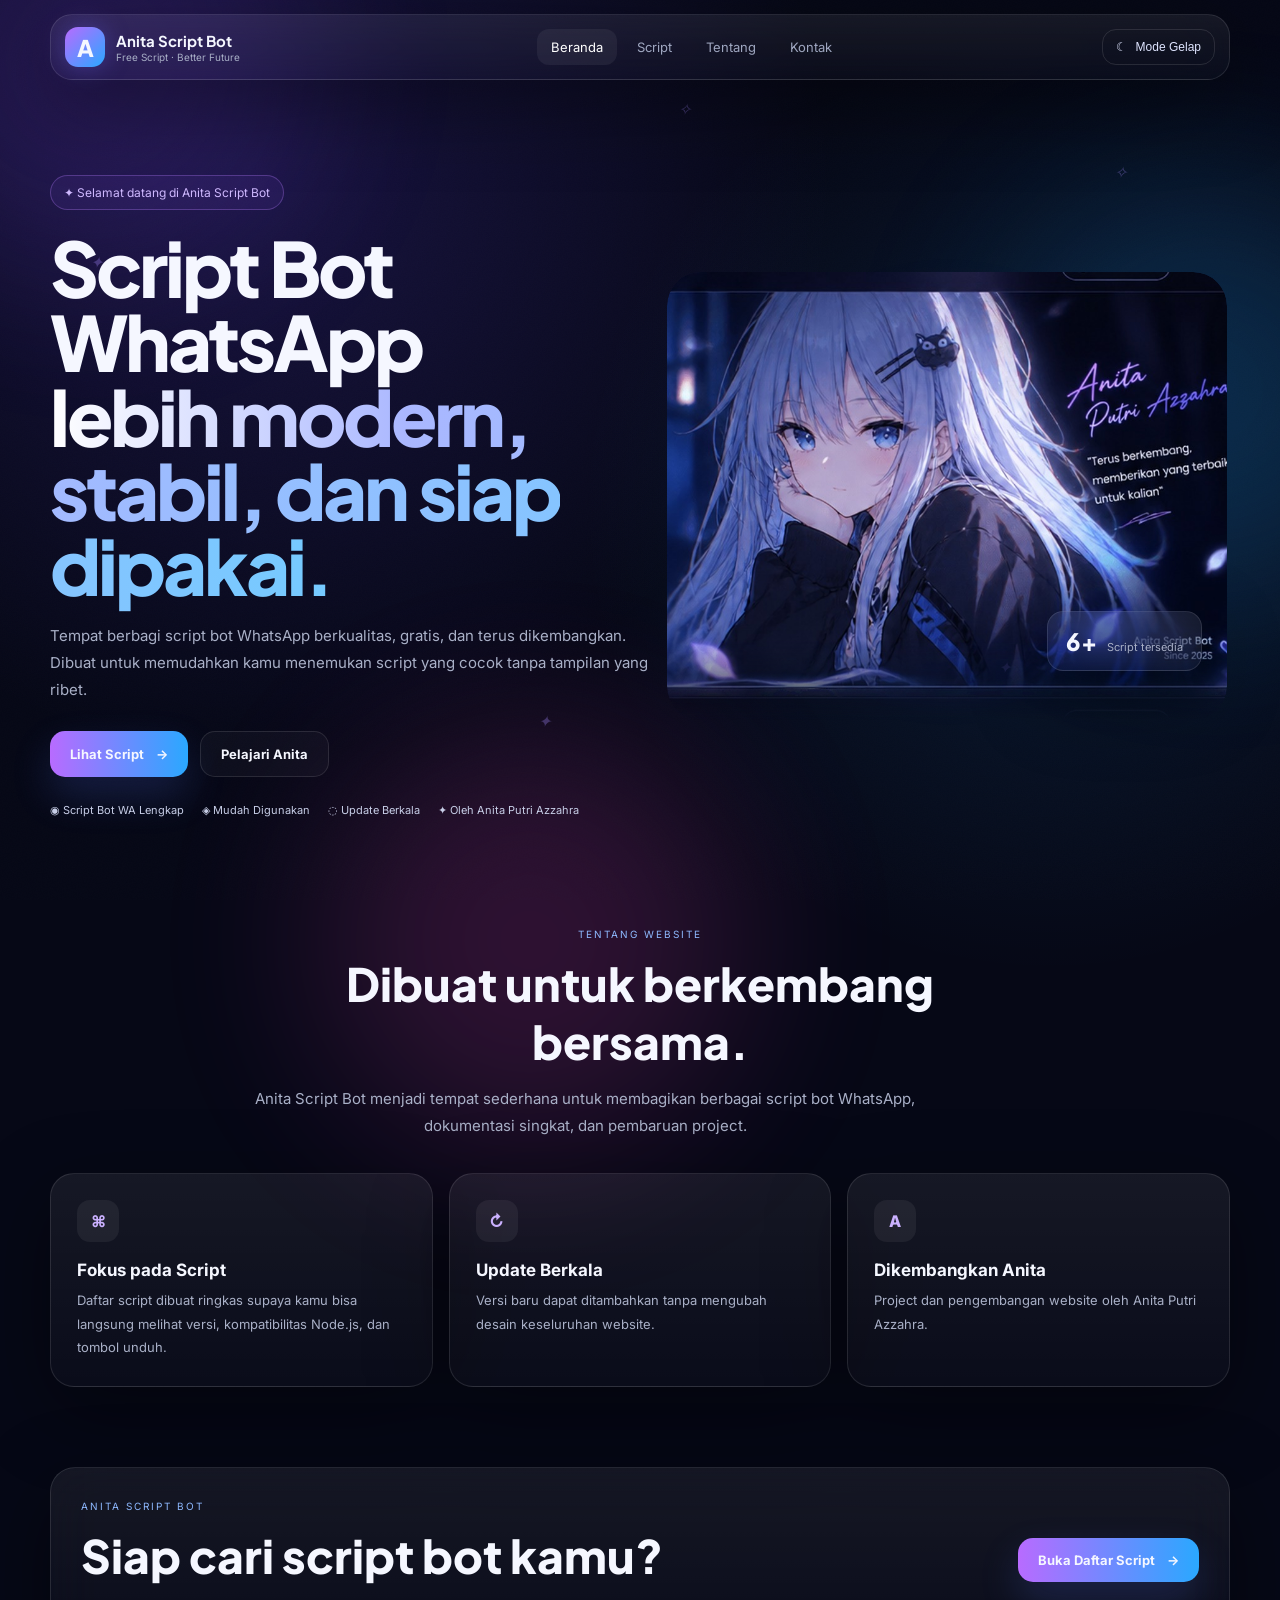
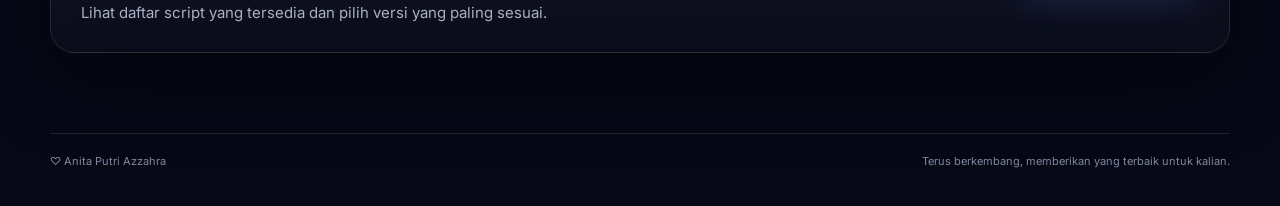
<file: index.html>
<!doctype html>
<html lang="id">
<head>
<meta charset="utf-8"><meta name="viewport" content="width=device-width,initial-scale=1">
<title>Anita Script Bot — WhatsApp Bot Scripts</title>
<meta name="description" content="Anita Script Bot — tempat berbagi script bot WhatsApp dan pengembangan oleh Anita Putri Azzahra.">
<link rel="preconnect" href="https://fonts.googleapis.com"><link rel="preconnect" href="https://fonts.gstatic.com" crossorigin>
<link href="https://fonts.googleapis.com/css2?family=Inter:wght@400;500;600;700;800&family=Plus+Jakarta+Sans:wght@500;600;700;800&display=swap" rel="stylesheet">
<link rel="stylesheet" href="assets/style.css">
</head>
<body>
<div class="noise"></div><div class="orb orb-a"></div><div class="orb orb-b"></div><div class="orb orb-c"></div>
<div class="petals"><i>✦</i><i>✧</i><i>✦</i><i>❋</i><i>✧</i><i>✦</i></div>
<header class="nav glass">
  <a class="brand" href="index.html"><span class="brand-mark">A</span><span><b>Anita Script Bot</b><small>Free Script · Better Future</small></span></a>
  <nav><a class="active" href="index.html">Beranda</a><a href="scripts.html">Script</a><a href="#tentang">Tentang</a><a href="#kontak">Kontak</a></nav>
  <button id="themeBtn" class="theme-btn" aria-label="Ubah tema"><span>☾</span> Mode Gelap</button>
</header>
<main>
<section class="hero reveal">
  <div class="hero-copy">
    <span class="pill">✦ Selamat datang di Anita Script Bot</span>
    <h1>Script Bot WhatsApp<br><span class="gradient-text">lebih modern, stabil, dan siap dipakai.</span></h1>
    <p>Tempat berbagi script bot WhatsApp berkualitas, gratis, dan terus dikembangkan. Dibuat untuk memudahkan kamu menemukan script yang cocok tanpa tampilan yang ribet.</p>
    <div class="hero-actions"><a class="btn primary" href="scripts.html">Lihat Script <span>→</span></a><a class="btn ghost" href="#tentang">Pelajari Anita</a></div>
    <div class="mini-stats"><span>◉ Script Bot WA Lengkap</span><span>◈ Mudah Digunakan</span><span>◌ Update Berkala</span><span>✦ Oleh Anita Putri Azzahra</span></div>
  </div>
  <div class="hero-art"><div class="halo"></div><img src="assets/hero.jpg" alt="Ilustrasi Anita Script Bot"><div class="floating-card glass"><strong>6+</strong><span>Script tersedia</span></div></div>
</section>
<section id="tentang" class="section reveal">
  <div class="section-head"><span class="eyebrow">TENTANG WEBSITE</span><h2>Dibuat untuk berkembang bersama.</h2><p>Anita Script Bot menjadi tempat sederhana untuk membagikan berbagai script bot WhatsApp, dokumentasi singkat, dan pembaruan project.</p></div>
  <div class="feature-grid"><article class="feature glass"><span class="icon">⌘</span><h3>Fokus pada Script</h3><p>Daftar script dibuat ringkas supaya kamu bisa langsung melihat versi, kompatibilitas Node.js, dan tombol unduh.</p></article><article class="feature glass"><span class="icon">↻</span><h3>Update Berkala</h3><p>Versi baru dapat ditambahkan tanpa mengubah desain keseluruhan website.</p></article><article class="feature glass"><span class="icon">A</span><h3>Dikembangkan Anita</h3><p>Project dan pengembangan website oleh Anita Putri Azzahra.</p></article></div>
</section>
<section id="kontak" class="cta glass reveal"><div><span class="eyebrow">ANITA SCRIPT BOT</span><h2>Siap cari script bot kamu?</h2><p>Lihat daftar script yang tersedia dan pilih versi yang paling sesuai.</p></div><a class="btn primary" href="scripts.html">Buka Daftar Script <span>→</span></a></section>
</main>
<footer><span>♡ Anita Putri Azzahra</span><span>Terus berkembang, memberikan yang terbaik untuk kalian.</span></footer>
<script src="assets/app.js"></script>
</body></html>
</file>
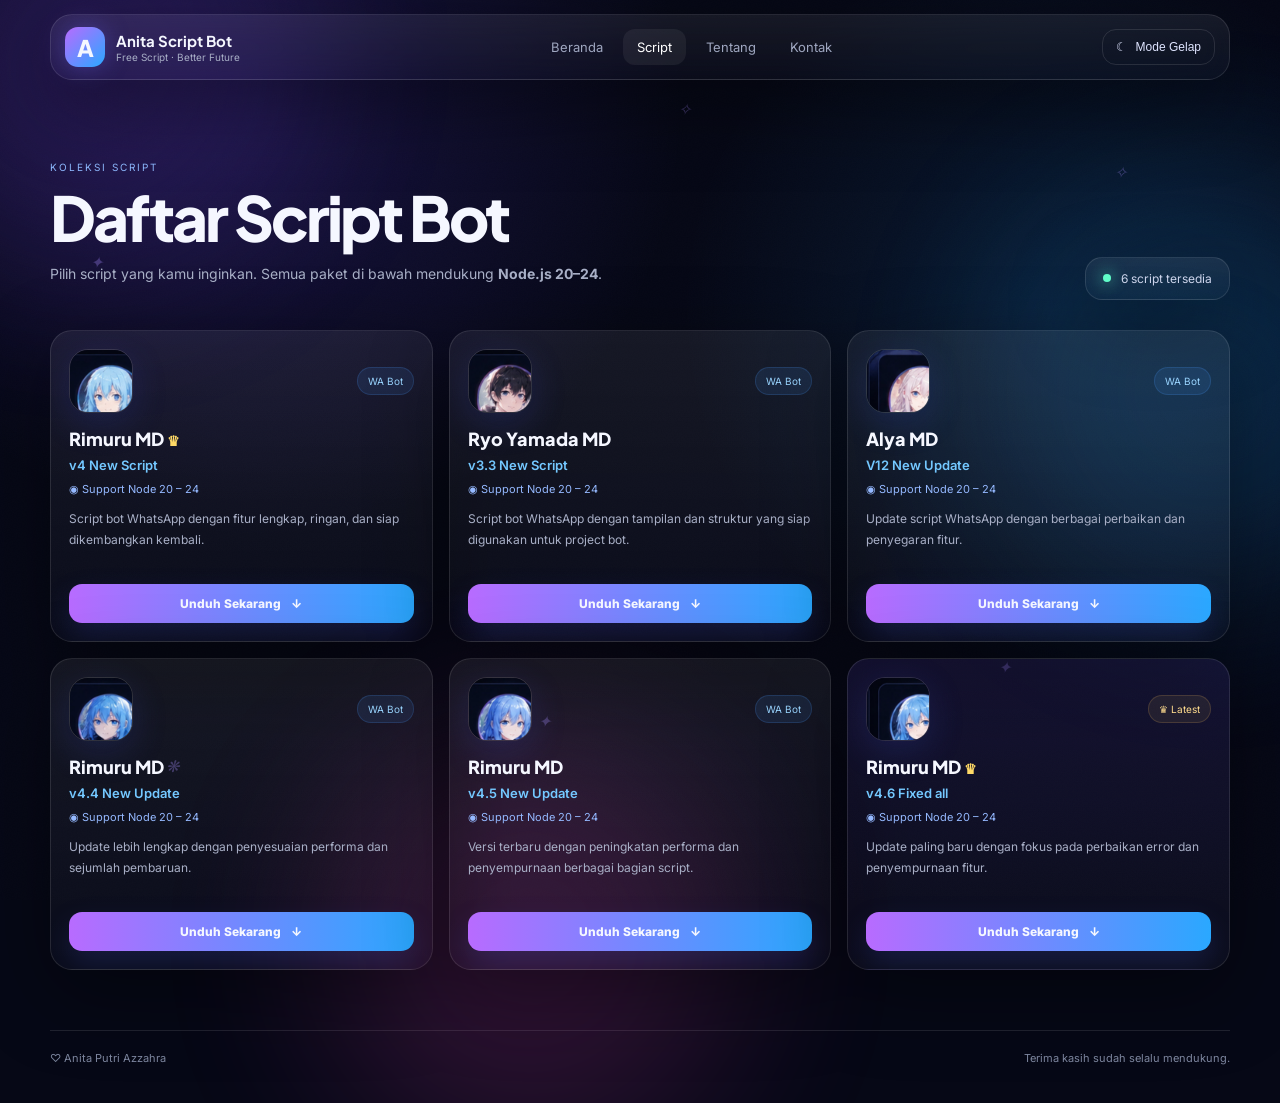
<file: scripts.html>
<!doctype html>
<html lang="id"><head><meta charset="utf-8"><meta name="viewport" content="width=device-width,initial-scale=1">
<title>Script Bot — Anita Script Bot</title><meta name="description" content="Daftar script bot WhatsApp Anita Script Bot.">
<link rel="preconnect" href="https://fonts.googleapis.com"><link rel="preconnect" href="https://fonts.gstatic.com" crossorigin><link href="https://fonts.googleapis.com/css2?family=Inter:wght@400;500;600;700;800&family=Plus+Jakarta+Sans:wght@500;600;700;800&display=swap" rel="stylesheet"><link rel="stylesheet" href="assets/style.css"></head>
<body><div class="noise"></div><div class="orb orb-a"></div><div class="orb orb-b"></div><div class="orb orb-c"></div><div class="petals"><i>✦</i><i>✧</i><i>✦</i><i>❋</i><i>✧</i><i>✦</i></div>
<header class="nav glass"><a class="brand" href="index.html"><span class="brand-mark">A</span><span><b>Anita Script Bot</b><small>Free Script · Better Future</small></span></a><nav><a href="index.html">Beranda</a><a class="active" href="scripts.html">Script</a><a href="index.html#tentang">Tentang</a><a href="index.html#kontak">Kontak</a></nav><button id="themeBtn" class="theme-btn"><span>☾</span> Mode Gelap</button></header>
<main class="scripts-page"><section class="page-intro reveal"><div><span class="eyebrow">KOLEKSI SCRIPT</span><h1>Daftar Script Bot</h1><p>Pilih script yang kamu inginkan. Semua paket di bawah mendukung <b>Node.js 20–24</b>.</p></div><div class="intro-badge glass"><span class="pulse"></span>6 script tersedia</div></section>
<section class="cards reveal">
<article class="script-card glass"><div class="card-top"><img src="assets/rimuru.jpg" alt="Rimuru MD"><span class="tag">WA Bot</span></div><h3>Rimuru MD <b>♛</b></h3><div class="version">v4 New Script</div><div class="support">◉ Support Node 20 – 24</div><p>Script bot WhatsApp dengan fitur lengkap, ringan, dan siap dikembangkan kembali.</p><a class="download" href="https://www.mediafire.com/file/oh4mincjdemomgr/Rimuru-MD_v4_FIXED.zip/file" target="_blank" rel="noopener">Unduh Sekarang <span>↓</span></a></article>
<article class="script-card glass"><div class="card-top"><img src="assets/ryo.jpg" alt="Ryo Yamada MD"><span class="tag">WA Bot</span></div><h3>Ryo Yamada MD</h3><div class="version">v3.3 New Script</div><div class="support">◉ Support Node 20 – 24</div><p>Script bot WhatsApp dengan tampilan dan struktur yang siap digunakan untuk project bot.</p><a class="download" href="https://drive.google.com/file/d/1IHFezfWss3NoyXn5NEOvW016ZU2oBvvG/view?usp=drivesdk" target="_blank" rel="noopener">Unduh Sekarang <span>↓</span></a></article>
<article class="script-card glass"><div class="card-top"><img src="assets/alya.jpg" alt="Alya MD"><span class="tag">WA Bot</span></div><h3>Alya MD</h3><div class="version">V12 New Update</div><div class="support">◉ Support Node 20 – 24</div><p>Update script WhatsApp dengan berbagai perbaikan dan penyegaran fitur.</p><a class="download" href="https://www.mediafire.com/file/4ho3f7ewoqqsn3l/alya.zip/file" target="_blank" rel="noopener">Unduh Sekarang <span>↓</span></a></article>
<article class="script-card glass"><div class="card-top"><img src="assets/rimuru2.jpg" alt="Rimuru MD v4.4"><span class="tag">WA Bot</span></div><h3>Rimuru MD</h3><div class="version">v4.4 New Update</div><div class="support">◉ Support Node 20 – 24</div><p>Update lebih lengkap dengan penyesuaian performa dan sejumlah pembaruan.</p><a class="download" href="https://www.mediafire.com/file/ondavlqh1chhysl/Rimuru_MD_4.4.zip/file" target="_blank" rel="noopener">Unduh Sekarang <span>↓</span></a></article>
<article class="script-card glass"><div class="card-top"><img src="assets/rimuru3.jpg" alt="Rimuru MD v4.5"><span class="tag">WA Bot</span></div><h3>Rimuru MD</h3><div class="version">v4.5 New Update</div><div class="support">◉ Support Node 20 – 24</div><p>Versi terbaru dengan peningkatan performa dan penyempurnaan berbagai bagian script.</p><a class="download" href="https://www.mediafire.com/file/wli704g9ghihw51/Rimuru_MD_versi_4.5.zip/file" target="_blank" rel="noopener">Unduh Sekarang <span>↓</span></a></article>
<article class="script-card glass featured"><div class="card-top"><img src="assets/rimuru4.jpg" alt="Rimuru MD v4.6"><span class="tag crown">♛ Latest</span></div><h3>Rimuru MD <b>♛</b></h3><div class="version">v4.6 Fixed all</div><div class="support">◉ Support Node 20 – 24</div><p>Update paling baru dengan fokus pada perbaikan error dan penyempurnaan fitur.</p><a class="download" href="https://www.mediafire.com/file/vcftk5zetjpeqpf/Rimuru_MD_v4.6_Fuxed_all.zip/file" target="_blank" rel="noopener">Unduh Sekarang <span>↓</span></a></article>
</section></main><footer><span>♡ Anita Putri Azzahra</span><span>Terima kasih sudah selalu mendukung.</span></footer><script src="assets/app.js"></script></body></html>
</file>
<file: assets/style.css>
:root{--bg:#060816;--text:#f5f7ff;--muted:#a9b0c7;--line:rgba(255,255,255,.11);--glass:rgba(11,15,36,.58);--g1:#b86bff;--g2:#2aa8ff;--shadow:0 24px 80px rgba(0,0,0,.4)}
*{box-sizing:border-box}html{scroll-behavior:smooth}body{margin:0;background:radial-gradient(circle at 20% 10%,rgba(106,71,255,.18),transparent 30%),radial-gradient(circle at 82% 28%,rgba(35,165,255,.12),transparent 28%),var(--bg);color:var(--text);font-family:Inter,sans-serif;overflow-x:hidden}a{color:inherit;text-decoration:none}.noise{position:fixed;inset:0;pointer-events:none;opacity:.035;background-image:url("data:image/svg+xml,%3Csvg xmlns='http://www.w3.org/2000/svg' width='180' height='180'%3E%3Cfilter id='n'%3E%3CfeTurbulence type='fractalNoise' baseFrequency='.8' numOctaves='4' stitchTiles='stitch'/%3E%3C/filter%3E%3Crect width='100%25' height='100%25' filter='url(%23n)' opacity='.5'/%3E%3C/svg%3E")}.orb{position:fixed;width:420px;height:420px;border-radius:50%;filter:blur(90px);opacity:.16;pointer-events:none}.orb-a{background:#8a4dff;top:-150px;left:-120px}.orb-b{background:#1ca4ff;right:-140px;top:20%}.orb-c{background:#ff4ac8;left:25%;bottom:-250px}.glass{background:linear-gradient(180deg,rgba(255,255,255,.065),rgba(255,255,255,.02));border:1px solid var(--line);backdrop-filter:blur(24px);-webkit-backdrop-filter:blur(24px);box-shadow:var(--shadow)}
.nav{position:sticky;top:14px;z-index:20;width:min(1180px,calc(100% - 28px));margin:14px auto 0;border-radius:22px;padding:12px 14px;display:flex;align-items:center;justify-content:space-between}.brand{display:flex;align-items:center;gap:11px;min-width:215px}.brand-mark{width:40px;height:40px;border-radius:13px;display:grid;place-items:center;font-family:"Plus Jakarta Sans";font-weight:800;font-size:23px;background:linear-gradient(135deg,var(--g1),var(--g2));box-shadow:0 0 25px rgba(116,102,255,.35)}.brand b{display:block;font:700 15px "Plus Jakarta Sans"}.brand small{display:block;color:var(--muted);font-size:10px;margin-top:1px}.nav nav{display:flex;gap:6px}.nav nav a{color:#9fa7c0;padding:10px 14px;border-radius:12px;font-size:13px;transition:.28s}.nav nav a:hover,.nav nav a.active{color:#fff;background:rgba(255,255,255,.06)}.theme-btn{color:#dfe5ff;background:transparent;border:1px solid var(--line);border-radius:14px;padding:10px 13px;cursor:pointer;font-size:12px}.theme-btn span{margin-right:5px}
.hero{width:min(1180px,calc(100% - 28px));margin:70px auto 40px;display:grid;grid-template-columns:1.04fr .96fr;align-items:center;min-height:620px}.hero-copy{padding:25px 0}.pill{display:inline-flex;padding:9px 13px;border:1px solid rgba(185,125,255,.3);background:rgba(117,72,204,.11);border-radius:999px;color:#cfb9ff;font-size:12px}.hero h1,.page-intro h1{font:800 clamp(42px,6vw,76px)/.98 "Plus Jakarta Sans";letter-spacing:-3px;margin:20px 0}.gradient-text{background:linear-gradient(90deg,#fff,#aab7ff 28%,#75caff);-webkit-background-clip:text;background-clip:text;color:transparent}.hero p,.section-head p,.cta p{max-width:670px;color:var(--muted);line-height:1.8;font-size:15px}.hero-actions{display:flex;gap:12px;margin-top:28px;flex-wrap:wrap}.btn{display:inline-flex;align-items:center;gap:12px;padding:14px 20px;border-radius:15px;font-weight:700;font-size:13px;transition:transform .28s,box-shadow .28s,background .28s}.btn:hover{transform:translateY(-3px)}.btn.primary{background:linear-gradient(90deg,var(--g1),var(--g2));box-shadow:0 18px 40px rgba(83,120,255,.2)}.btn.ghost{border:1px solid var(--line);background:rgba(255,255,255,.03)}.mini-stats{display:flex;flex-wrap:wrap;gap:18px;margin-top:26px;color:#c7cee7;font-size:11px}.hero-art{position:relative;display:flex;justify-content:center}.hero-art>img{width:min(560px,100%);border-radius:34px;filter:drop-shadow(0 30px 80px rgba(75,91,255,.28));mask-image:linear-gradient(to bottom,black 82%,transparent 100%)}.halo{position:absolute;width:440px;height:440px;border-radius:50%;background:radial-gradient(circle,rgba(121,87,255,.25),transparent 70%);filter:blur(18px)}.floating-card{position:absolute;right:5%;bottom:11%;padding:14px 18px;border-radius:16px;display:flex;gap:10px;align-items:baseline}.floating-card strong{font:800 24px "Plus Jakarta Sans"}.floating-card span{font-size:11px;color:var(--muted)}
.section{width:min(1180px,calc(100% - 28px));margin:80px auto}.section-head{text-align:center;max-width:780px;margin:0 auto 34px}.eyebrow{font-size:10px;letter-spacing:2px;color:#8eb9ff}.section h2,.cta h2{font:800 clamp(28px,4vw,46px) "Plus Jakarta Sans";margin:12px 0}.feature-grid{display:grid;grid-template-columns:repeat(3,1fr);gap:16px}.feature{padding:26px;border-radius:24px;transition:transform .3s}.feature:hover{transform:translateY(-7px)}.icon{display:grid;place-items:center;width:42px;height:42px;border-radius:13px;background:rgba(255,255,255,.06);color:#cbb1ff;font-weight:800;margin-bottom:18px}.feature h3{margin:0 0 9px;font-size:17px}.feature p{margin:0;color:var(--muted);font-size:13px;line-height:1.8}.cta{width:min(1180px,calc(100% - 28px));margin:80px auto;padding:26px 30px;border-radius:25px;display:flex;align-items:center;justify-content:space-between;gap:20px}.cta p{margin-bottom:0}
.scripts-page{width:min(1180px,calc(100% - 28px));margin:75px auto 60px}.page-intro{display:flex;justify-content:space-between;gap:20px;align-items:end;margin-bottom:30px}.page-intro h1{font-size:clamp(40px,6vw,62px);margin:12px 0}.page-intro p{color:var(--muted);line-height:1.7;font-size:14px}.intro-badge{border-radius:17px;padding:13px 17px;font-size:12px;color:#cfd7ee;display:flex;align-items:center;gap:10px;white-space:nowrap}.pulse{width:8px;height:8px;border-radius:50%;background:#62ffcb;box-shadow:0 0 16px #62ffcb}.cards{display:grid;grid-template-columns:repeat(3,1fr);gap:16px}.script-card{padding:18px;border-radius:22px;transition:transform .32s,border-color .32s,box-shadow .32s;position:relative;overflow:hidden}.script-card:hover{transform:translateY(-8px);border-color:rgba(155,129,255,.32);box-shadow:0 28px 80px rgba(67,74,156,.22)}.script-card.featured{background:linear-gradient(180deg,rgba(107,80,220,.14),rgba(255,255,255,.025))}.card-top{display:flex;align-items:center;justify-content:space-between;margin-bottom:14px}.card-top img{width:64px;height:64px;border-radius:19px;object-fit:cover;border:1px solid rgba(255,255,255,.12);box-shadow:0 10px 35px rgba(61,82,207,.2)}.tag{padding:7px 10px;border-radius:999px;background:rgba(73,155,255,.11);border:1px solid rgba(73,155,255,.18);font-size:10px;color:#9ad5ff}.tag.crown{color:#ffdc8e;background:rgba(255,201,92,.08);border-color:rgba(255,201,92,.16)}.script-card h3{font:800 18px "Plus Jakarta Sans";margin:0}.script-card h3 b{color:#ffda67;font-size:14px}.version{color:#74c8ff;font-size:13px;font-weight:600;margin-top:7px}.support{color:#95b9ff;font-size:11px;margin-top:9px}.script-card p{color:var(--muted);font-size:12px;line-height:1.75;min-height:64px}.download{display:flex;justify-content:center;align-items:center;gap:10px;width:100%;padding:12px;border-radius:13px;font-size:12px;font-weight:800;background:linear-gradient(90deg,var(--g1),var(--g2));box-shadow:0 13px 30px rgba(80,102,255,.17);transition:.25s}.download:hover{transform:translateY(-2px);filter:brightness(1.06)}footer{width:min(1180px,calc(100% - 28px));margin:30px auto 38px;padding-top:20px;border-top:1px solid var(--line);display:flex;justify-content:space-between;color:#7f88a1;font-size:11px}
.petals i{position:fixed;color:#a48aff;opacity:.32;pointer-events:none;animation:float 9s ease-in-out infinite;z-index:0}.petals i:nth-child(1){left:7%;top:28%;animation-delay:-2s}.petals i:nth-child(2){left:87%;top:18%;animation-delay:-5s}.petals i:nth-child(3){left:78%;top:73%;animation-delay:-1s}.petals i:nth-child(4){left:13%;top:84%;animation-delay:-6s}.petals i:nth-child(5){left:53%;top:11%;animation-delay:-4s}.petals i:nth-child(6){left:42%;top:79%;animation-delay:-7s}@keyframes float{0%,100%{transform:translate3d(0,0,0) rotate(0)}50%{transform:translate3d(18px,-30px,0) rotate(25deg)}}
.reveal{animation:rise .8s cubic-bezier(.2,.8,.2,1) both}@keyframes rise{from{opacity:0;transform:translateY(24px);filter:blur(7px)}to{opacity:1;transform:none;filter:none}}
body.light{--bg:#f4f7ff;--text:#1a1e32;--muted:#5f6880;--line:rgba(30,40,80,.12);--glass:rgba(255,255,255,.65);background:radial-gradient(circle at 20% 10%,rgba(164,131,255,.25),transparent 30%),radial-gradient(circle at 82% 28%,rgba(69,178,255,.22),transparent 28%),#f4f7ff}.light .orb{opacity:.12}.light .nav nav a{color:#5f6880}.light .nav nav a.active,.light .nav nav a:hover{color:#1a1e32;background:rgba(24,41,88,.06)}.light .hero p,.light .section-head p,.light .cta p,.light .script-card p{color:#65708a}.light footer{color:#77829a}
@media(max-width:900px){.hero{grid-template-columns:1fr;min-height:0}.hero-art{order:-1}.hero-copy{text-align:center}.hero p,.mini-stats{margin-left:auto;margin-right:auto}.hero-actions,.mini-stats{justify-content:center}.feature-grid,.cards{grid-template-columns:repeat(2,1fr)}.nav nav{display:none}.page-intro{align-items:start;flex-direction:column}.intro-badge{align-self:flex-start}.cta,footer{flex-direction:column;align-items:flex-start}}
@media(max-width:560px){.hero{margin-top:42px}.hero h1{letter-spacing:-2px}.hero-art>img{width:115%}.feature-grid,.cards{grid-template-columns:1fr}.nav{top:8px}.brand small{display:none}.theme-btn{padding:9px 10px}.cta{padding:23px}.floating-card{right:0;bottom:4%}}
</file>
